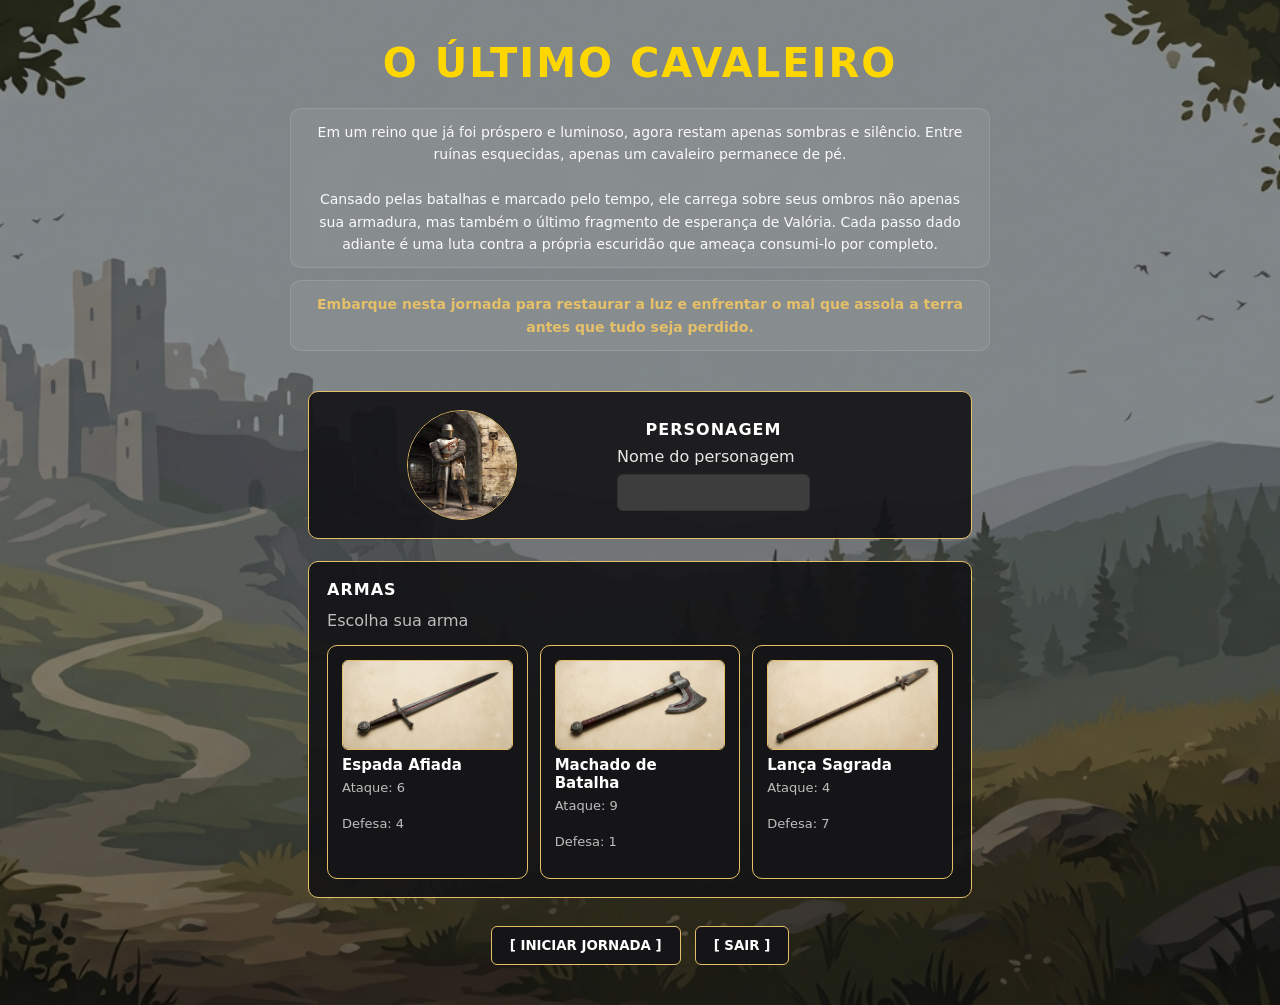
<file: index.html>
<!DOCTYPE html>
<html lang="pt-br">

<head>
    <meta charset="UTF-8">
    <meta name="viewport" content="width=device-width, initial-scale=1.0">
    <title>Homepage - Início</title>
    <link rel="stylesheet" href="./CSS/index.css">
</head>

<body>
    <div id="container">

        <header id="title">
            <h1>O ÚLTIMO CAVALEIRO</h1>

            <p class="p1">
                Em um reino que já foi próspero e luminoso, agora restam apenas sombras e silêncio.
                Entre ruínas esquecidas, apenas um cavaleiro permanece de pé.
                <br>
                <br>
                Cansado pelas batalhas e marcado pelo tempo, ele carrega sobre seus ombros não apenas sua armadura, mas
                também o último fragmento de esperança de Valória. Cada passo dado adiante é uma luta contra a própria
                escuridão que ameaça consumi-lo por completo.
            </p>

            <p class="p2">
                Embarque nesta jornada para restaurar a luz e enfrentar
                o mal que assola a terra antes que tudo seja perdido.
            </p>
        </header>

        <main id="menu">

            <form id="gameForm">

                <!-- PERSONAGEM -->
                <section id="personagem">

                    <div class="title-img">

                        <!-- FOTO -->
                        <img id="cavaleiro-img" src="./img/assents/personagem.jpg" alt="Imagem do cavaleiro">

                        <!-- TEXTO -->
                        <div class="text-area">

                            <h2>PERSONAGEM</h2>

                            <label for="iptNome">Nome do personagem</label>
                            <input type="text" id="iptNome" name="nome">

                        </div>

                    </div>

                </section>

                <!-- ARMAS -->
                <section id="armas">
                    <h2>ARMAS</h2>
                    <p>Escolha sua arma</p>

                    <fieldset class="cards-armas">

                        <label class="cards-arma">
                            <input type="radio" name="arma" value="espada">
                            <img src="./img/assents/espada.png" alt="Espada longa">
                            <h3>Espada Afiada</h3>
                            <p>Ataque: 6</p>
                            <p>Defesa: 4</p>
                        </label>

                        <label class="cards-arma">
                            <input type="radio" name="arma" value="machado">
                            <img src="./img/assents/machado.png" alt="Machado de batalha">
                            <h3>Machado de Batalha</h3>
                            <p>Ataque: 9</p>
                            <p>Defesa: 1</p>
                        </label>

                        <label class="cards-arma">
                            <input type="radio" name="arma" value="lanca">
                            <img src="./img/assents/lanca.png" alt="Lança sagrada">
                            <h3>Lança Sagrada</h3>
                            <p>Ataque: 4</p>
                            <p>Defesa: 7</p>
                        </label>

                    </fieldset>
                </section>

                <!-- BOTÕES -->
                <div class="buttons">
                    <button type="submit" id="btnIniciar">[ INICIAR JORNADA ]</button>
                    <button type="button" id="btnSair">[ SAIR ]</button>
                </div>

            </form>

        </main>
    </div>
</body>
<script src="./JS/index.js"></script>
</html>
</file>
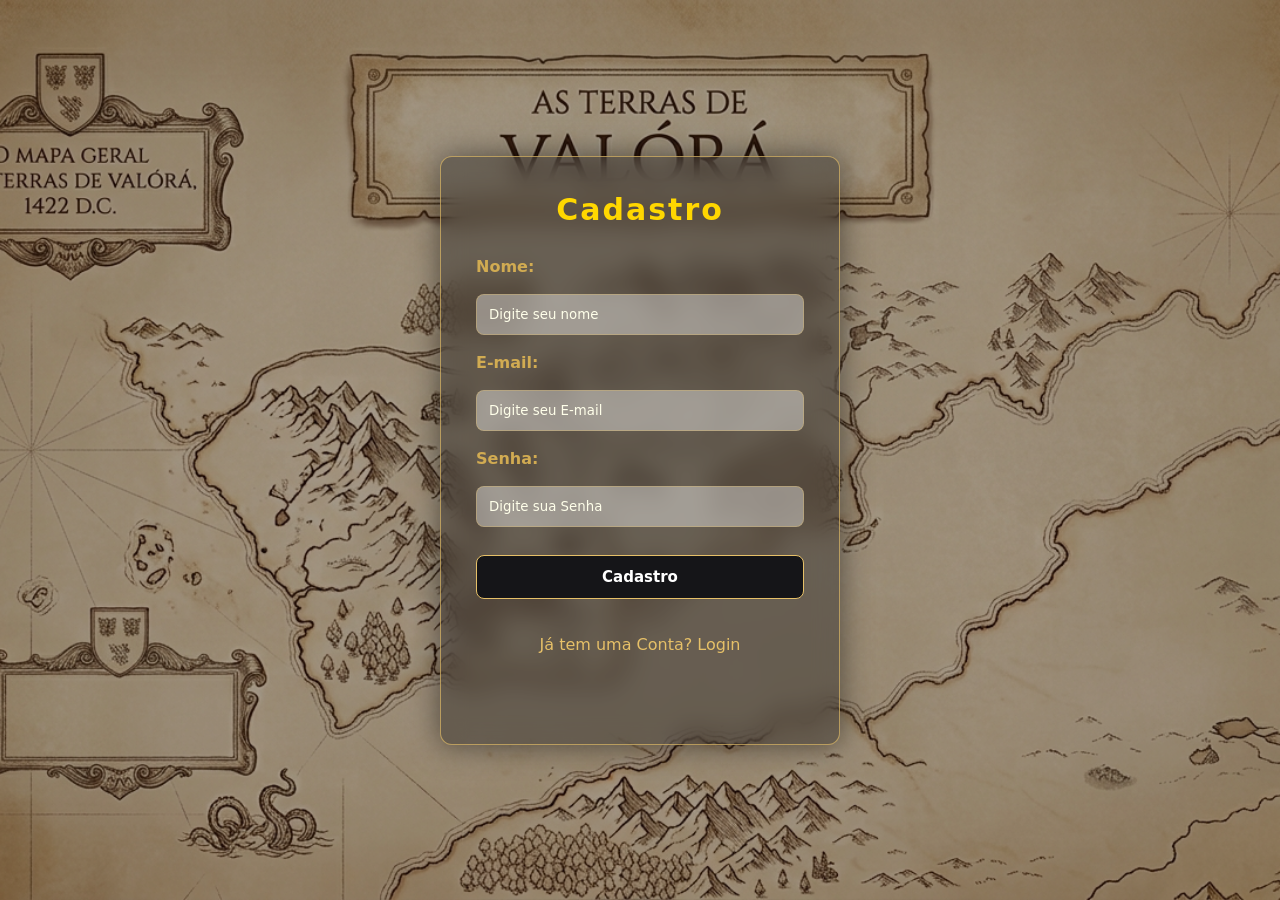
<file: pages/cadastro.html>
<!doctype html>
<html lang="pt-BR">
  <head>
    <meta charset="UTF-8" />

    <meta name="viewport" content="width=device-width, initial-scale=1.0" />

    <link rel="stylesheet" href="../CSS/cadastro.css" />

    <title>Cadastro</title>
  </head>

  <body>
    <div id="container">
      <main>
        <h1>Cadastro</h1>
        <form id="form-cadastro">
          <label for="iptNome">Nome:</label>
          <input
            type="text"
            name="iptnome"
            id="iptNome"
            placeholder="Digite seu nome" />

          <label for="iptEmail">E-mail:</label>
          <input
            type="email"
            name="email"
            id="iptEmail"
            placeholder="Digite seu E-mail" />

          <label for="iptSenha">Senha:</label>
          <input
            type="password"
            name="senha"
            id="iptSenha"
            placeholder="Digite sua Senha" />

          <button type="submit">Cadastro</button>
          <a href="./login.html">Já tem uma Conta? Login </a>

          <p id="msgAlert"></p>
          
        </form>
      </main>
    </div>
  </body>
  <script src="../JS/cadastro.js"></script>
</html>
</file>
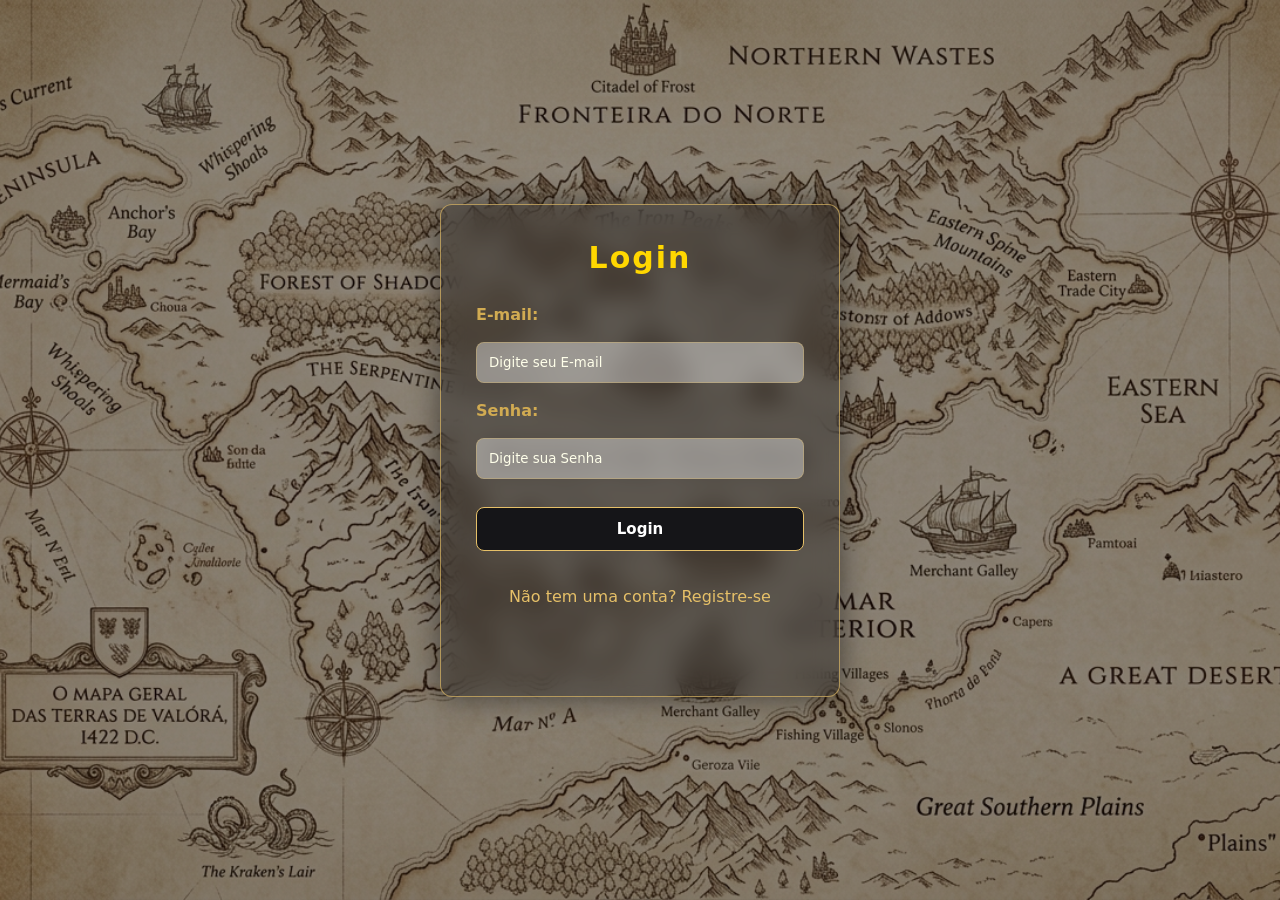
<file: pages/login.html>
<!doctype html>
<html lang="pt-BR">
  <head>
    <meta charset="UTF-8" />
    <meta name="viewport" content="width=device-width, initial-scale=1.0" />
    <link rel="stylesheet" href="../CSS/login.css" />
    <title>Login</title>
  </head>
  <body>

    <div id="container">
      <main>

        <h1>Login</h1>

        <form id="form-login">

          <label for="iptEmail">E-mail:</label>
          <input
            type="email"
            name="email"
            id="iptEmail"
            placeholder="Digite seu E-mail" />

          <label for="iptSenha">Senha:</label>
          <input
            type="password"
            name="senha"
            id="iptSenha"
            placeholder="Digite sua Senha" />

          <button type="submit">Login</button>
          <a href="./cadastro.html">Não tem uma conta? Registre-se</a>

          <p id="msgAlert"></p>


        </form>
      </main>
    </div>
  </body>
  <script src="../JS/login.js"></script>
</html>
</file>
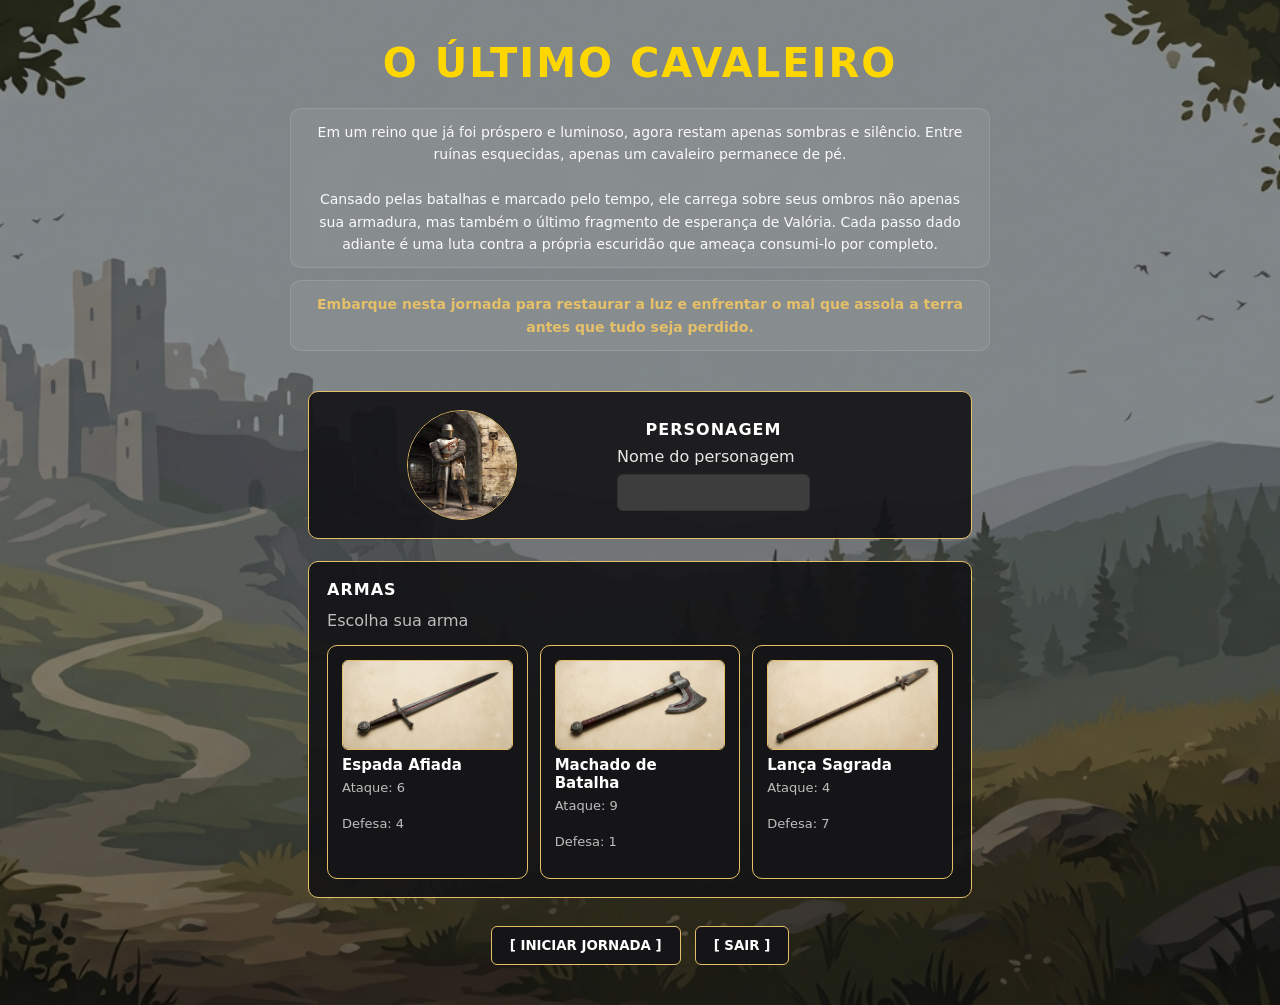
<file: pages/fases/fase1.html>
<!DOCTYPE html>
<html lang="pt-br">

<head>
    <meta charset="UTF-8">
    <meta name="viewport" content="width=device-width, initial-scale=1.0">
    <title>Fase 1 - Floresta Sombria</title>

    <link rel="stylesheet" href="../../CSS/fases.css">
</head>

<body class="fase1">

    <div id="container">

        <!-- CABEÇALHO -->
        <header id="topo">

            <div class="titulo">
                <h1>FASE 1</h1>
                <p>Floresta Sombria</p>
            </div>

            <div id="status-player">

                <div class="status">
                    <span>👤 Personagem</span>
                    <strong id="nomePersonagem">-</strong>
                </div>

                <div class="status">
                    <span>❤️ Vida</span>
                    <strong id="vidaPersonagem">100</strong>
                </div>

            </div>

        </header>

        <!-- HISTÓRIA -->
        <section id="historia">

            <h2>Introdução</h2>

            <p id="textoHistoria">
                Você atravessa a Floresta Sombria em busca da origem da
                escuridão que domina Valória. O silêncio é interrompido
                por estranhos sons vindos entre as árvores...
            </p>

        </section>

        <!-- CAMPO DE BATALHA -->
        <main id="campoBatalha">

            <!-- JOGADOR -->
            <section id="player">

                <img src="../../img/assents/personagem.jpg" alt="Cavaleiro">

                <h2 id="playerNome">Seu Cavaleiro</h2>

            </section>

            <!-- VS -->
            <section id="vs">
                <h1>VS</h1>
            </section>

            <!-- INIMIGO -->
            <section id="enemy">

                <img id="imgEnemy" src="../../img/assents/goblin.jpg" alt="Goblin">

                <h2 id="enemyName">
                    Goblin Explorador
                </h2>

                <p>
                    Vida:
                    <span id="enemyLife">
                        40
                    </span>
                </p>

            </section>

        </main>

        <!-- COMBATE -->
        <section id="combate">

            <button id="btnAtacar">
                ⚔ Atacar
            </button>

        </section>

        <!-- LOG -->
        <section id="log">

            <h2>Registro da Batalha</h2>

            <div id="logMensagens">

                <p>
                    Um Goblin Explorador apareceu diante de você.
                </p>

            </div>

        </section>

    </div>

    <script src="../../JS/game.js"></script>

</body>

</html>
</file>
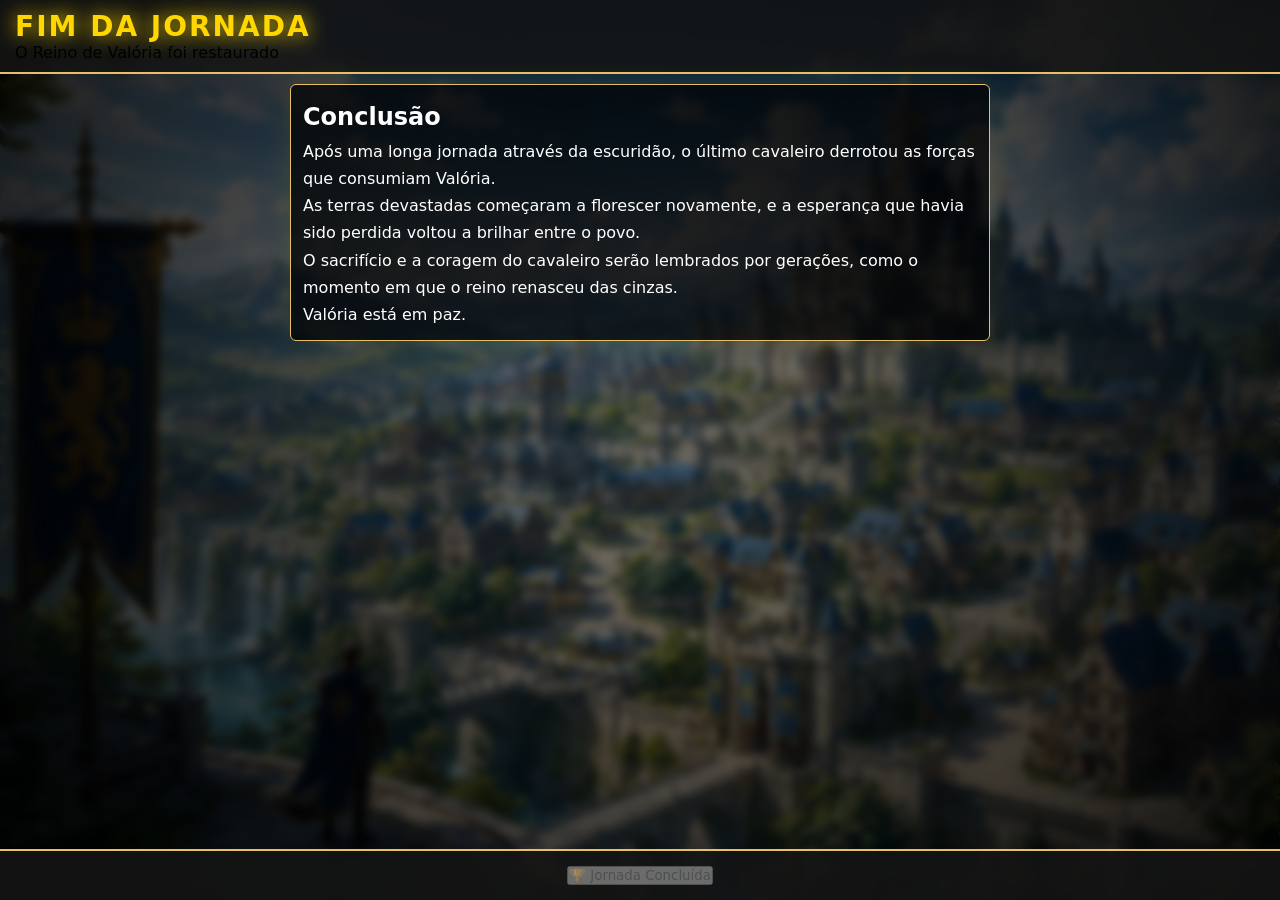
<file: pages/fases/fase4.html>
<!DOCTYPE html>
<html lang="pt-br">

<head>
    <meta charset="UTF-8">
    <meta name="viewport" content="width=device-width, initial-scale=1.0">
    <title>Final - Reino Restaurado</title>

    <link rel="stylesheet" href="../../CSS/fases.css">
</head>

<body class="faseFinal">

<div class="bg"></div>

<div id="container">

    <!-- TÍTULO -->
    <header id="topo">
        <div class="titulo">
            <h1>FIM DA JORNADA</h1>
            <p>O Reino de Valória foi restaurado</p>
        </div>
    </header>

    <!-- HISTÓRIA FINAL -->
    <section id="historia">
        <h2>Conclusão</h2>

        <p>
            Após uma longa jornada através da escuridão, o último cavaleiro derrotou as forças que consumiam Valória.
        </p>

        <p>
            As terras devastadas começaram a florescer novamente, e a esperança que havia sido perdida voltou a brilhar entre o povo.
        </p>

        <p>
            O sacrifício e a coragem do cavaleiro serão lembrados por gerações, como o momento em que o reino renasceu das cinzas.
        </p>

        <p>
            Valória está em paz.
        </p>
    </section>

    <!-- IMAGEM / CENA FINAL -->
    <main id="campoBatalha">

        <section id="enemy">

        </section>

    </main>

    <!-- MENSAGEM FINAL -->
    <section id="combate">
        <button disabled>🏆 Jornada Concluída</button>
    </section>

</div>

</body>
</html>
</file>
<file: CSS/index.css>
/* RESET */
* {
    margin: 0;
    padding: 0;
    box-sizing: border-box;
    font-family: system-ui, Arial, sans-serif;
}

/* FUNDO */
body {
    background: url("../img/cenarios/background-index.png") no-repeat center center/cover;
    min-height: 100vh;
    color: #e6e6e6;
}

/* OVERLAY */
#container {
    min-height: 100vh;
    padding: 40px;
    background: rgba(10, 10, 12, 0.342);
    display: flex;
    flex-direction: column;
    align-items: center;
}

/* HEADER */
#title {
    text-align: center;
    max-width: 850px;
    margin-bottom: 40px;

    display: flex;
    flex-direction: column;
    gap: 12px;
    align-items: center;
}

/* TÍTULO */
#title h1 {
    font-size: 40px;
    letter-spacing: 2px;
    color: #FFD700;
    font-weight: 700;
    margin-bottom: 10px;
}

/* BASE DOS BLOCOS (GLASS EFFECT) */
#title .p1,
#title .p2 {
    max-width: 700px;
    padding: 12px 16px;
    border-radius: 10px;

    background: rgba(255, 255, 255, 0.06);
    border: 1px solid rgba(255, 255, 255, 0.12);

    backdrop-filter: blur(10px);
    -webkit-backdrop-filter: blur(10px);

    line-height: 1.6;
    font-size: 14px;
}

/* P1 (mais fraco) */
.p1 {
    color: #fafafa;
}

/* P2 (destaque dourado suave) */
.p2 {
    color: #E6C068;
    font-weight: 600;
}

/* FORM */
#gameForm {
    width: 100%;
    max-width: 900px;
    display: flex;
    flex-direction: column;
    gap: 22px;
}

/* PAINÉIS */
#personagem,
#armas {
    background: rgba(18, 18, 20, 0.9);
    border: 1px solid #E6C068;
    border-radius: 10px;
    padding: 18px;
}

.title-img {
    display: flex;
    align-items: center;
    gap: 20px;
}

/* FOTO */
#cavaleiro-img {
    width: 110px;
    height: 110px;
    border-radius: 50%;
    border: 1px solid #E6C068;
    background: #1a1a1a;
    flex-shrink: 0;
    margin-left: 80px;
    margin-right: 80px;
}

/* TEXTO */
.text-area {
    display: flex;
    flex-direction: column;
    gap: 8px;
}

.text-area h2 {
    font-size: 16px;
    letter-spacing: 1px;
    color: #ffffff;
    text-align: center;
}

/* INPUT */
#personagem input {
    width: 100%;
    padding: 10px;
    border-radius: 6px;
    border: 1px solid #333;
    background: #3d3d3d;
    color: #fff;
    outline: none;
}

#personagem input:focus {
    border-color: #666;
}

/* ARMAS */
#armas h2 {
    font-size: 16px;
    letter-spacing: 1px;
    margin-bottom: 12px;
    color: #ffffff;
}

#armas p {
    margin-bottom: 15px;
    color: #bdbdbd;
}

/* FIELDSET */
.cards-armas {
    border: none;
    display: flex;
    gap: 12px;
    flex-wrap: wrap;
}

/* CARD */
.cards-arma {
    flex: 1;
    min-width: 200px;
    background: #151518;
    border: 1px solid #E6C068;
    border-radius: 10px;
    padding: 14px;
    cursor: pointer;
    transition: 0.2s ease;
    display: flex;
    flex-direction: column;
    gap: 6px;
}

.cards-arma:hover {
    border-color: #555;
    transform: translateY(-2px);
}

/* RADIO OCULTO */
.cards-arma input {
    display: none;
}

/* IMAGEM ARMA */
.cards-arma img {
    width: 100%;
    height: 90px;
    background: #0f0f10;
    border-radius: 6px;
    border: 1px solid #E6C068;
}

/* TEXTO */
.cards-arma h3 {
    font-size: 15px;
    color: #fff;
}

.cards-arma p {
    font-size: 13px;
    color: #bdbdbd;
}

/* SELEÇÃO */
.cards-arma:has(input:checked) {
    border-color: #ffffff;
    background: #1b1b1f;
}

/* BOTÕES */
.buttons {
    display: flex;
    justify-content: center;
    gap: 14px;
    margin-top: 6px;
}

button {
    padding: 11px 18px;
    border-radius: 6px;
    border: 1px solid #E6C068;
    background: #151518;
    color: #fff;
    cursor: pointer;
    transition: 0.2s;
    font-weight: 600;
}

button:hover {
    border-color: #555;
}

/* RESPONSIVO */
@media (max-width: 768px) {

    .title-img {
        flex-direction: column;
        text-align: center;
    }

    #personagem input {
        width: 100%;
    }

    .cards-arma {
        min-width: 100%;
    }

    .buttons {
        flex-direction: column;
        align-items: center;
    }
}
</file>
<file: CSS/cadastro.css>
/* RESET */
* {
    margin: 0;
    padding: 0;
    box-sizing: border-box;
    font-family: system-ui, Arial, sans-serif;
}

/* BACKGROUND GLOBAL */
html, body {
    height: 100%;
    margin: 0;

    background: url("../img/cenarios/background-cadastro.png") no-repeat center center/cover;
    color: #e6e6e6;
}

/* BACKGROUND */
body {
}

/* OVERLAY */
#container {
    width: 100%;
    min-height: 100vh;

    display: flex;
    justify-content: center;
    align-items: center;

    padding: 30px;

    background: rgba(10, 10, 12, 0.35);
}

/* CARD */
main {
    width: 400px;
    padding: 35px;

    background: rgba(20, 20, 22, 0.377);
    border: 1px solid rgba(230, 192, 104, 0.651);
    border-radius: 12px;

    backdrop-filter: blur(12px);
    -webkit-backdrop-filter: blur(12px);

    box-shadow: 0 0 30px rgba(0, 0, 0, .5);
}

/* TÍTULO */
h1 {
    text-align: center;
    margin-bottom: 30px;

    color: #FFD700;
    letter-spacing: 2px;
    font-size: 30px;
}

/* FORM */
#form-cadastro {
    display: flex;
    flex-direction: column;
    gap: 18px;
}

/* LABEL */
label {
    color: #d1ab52;
    font-weight: 600;
}

/* INPUT */
input {
    padding: 12px;

    background: rgba(255, 255, 255, 0.39);
    color: #ffffff;

    border: 1px solid rgba(230, 192, 104, .35);
    border-radius: 8px;

    outline: none;

    transition: .25s;
}

input::placeholder {
    color: #ffffea;
}

input:focus {
    border-color: #FFD700;
    box-shadow: 0 0 10px rgba(230, 192, 104, .35);
}

/* BOTÃO */
button {
    margin-top: 10px;

    padding: 12px;

    background: #151518;
    color: #fff;

    border: 1px solid #E6C068;
    border-radius: 8px;

    font-size: 15px;
    font-weight: 600;

    cursor: pointer;
    transition: .25s;
}

button:hover {
    background: #1c1c20;
    border-color: #FFD700;
    transform: translateY(-2px);
}

/* LINK */
a {
    display: block;

    margin-top: 18px;
    text-align: center;

    color: #E6C068;
    text-decoration: none;

    transition: .25s;
}

a:hover {
    color: #FFD700;
}

/* ALERTA */
#msgAlert {
    min-height: 22px;

    margin-top: 15px;
    padding: 10px;

    border-radius: 8px;

    text-align: center;
    font-size: 14px;
    font-weight: bold;
}

/* RESPONSIVO */
@media (max-width: 500px) {

    #container {
        padding: 20px;
    }

    main {
        width: 100%;
        padding: 25px;
    }

    h1 {
        font-size: 26px;
    }
}
</file>
<file: CSS/login.css>
/* RESET */
* {
    margin: 0;
    padding: 0;
    box-sizing: border-box;
    font-family: system-ui, Arial, sans-serif;
}

/* BACKGROUND GLOBAL */
html, body {
    height: 100%;
    margin: 0;

    background: url("../img/cenarios/background-login.png") no-repeat center center/cover;
    color: #e6e6e6;
}

/* OVERLAY */
#container {
    width: 100%;
    min-height: 100vh;

    display: flex;
    justify-content: center;
    align-items: center;

    padding: 30px;

    background: rgba(10, 10, 12, 0.45);
}

/* CARD LOGIN */
main {
    width: 400px;
    padding: 35px;

    background: rgba(20, 20, 22, 0.377);
    border: 1px solid rgba(230, 192, 104, 0.651);
    border-radius: 12px;

    backdrop-filter: blur(12px);
    -webkit-backdrop-filter: blur(12px);

    box-shadow: 0 0 30px rgba(0, 0, 0, .5);
}

/* TÍTULO */
h1 {
    text-align: center;
    margin-bottom: 30px;

    color: #FFD700;
    letter-spacing: 2px;
    font-size: 30px;
}

/* FORM */
#form-login {
    display: flex;
    flex-direction: column;
    gap: 18px;
}

/* LABEL */
label {
    color: #d1ab52;
    font-weight: 600;
}

/* INPUT */
input {
    padding: 12px;

    background: rgba(255, 255, 255, 0.39);
    color: #ffffff;

    border: 1px solid rgba(230,192,104,.35);
    border-radius: 8px;

    outline: none;

    transition: .25s;
}

input::placeholder {
    color: #ffffea;
}

input:focus {
    border-color: #FFD700;
    box-shadow: 0 0 10px rgba(230,192,104,.35);
}

/* BOTÃO */
button {
    margin-top: 10px;

    padding: 12px;

    background: #151518;
    color: #fff;

    border: 1px solid #E6C068;
    border-radius: 8px;

    font-size: 15px;
    font-weight: 600;

    cursor: pointer;
    transition: .25s;
}

button:hover {
    background: #1c1c20;
    border-color: #FFD700;
    transform: translateY(-2px);
}

/* LINK */
a {
    display: block;

    margin-top: 18px;
    text-align: center;

    color: #E6C068;
    text-decoration: none;

    transition: .25s;
}

a:hover {
    color: #FFD700;
}

/* ALERTA */
#msgAlert {
    min-height: 22px;

    margin-top: 15px;
    padding: 10px;

    border-radius: 8px;

    text-align: center;
    font-size: 14px;
    font-weight: bold;

    transition: .25s;
}

/* RESPONSIVO */
@media (max-width: 500px) {

    #container {
        padding: 20px;
    }

    main {
        width: 100%;
        padding: 25px;
    }

    h1 {
        font-size: 26px;
    }
}
</file>
<file: CSS/fases.css>
/* =========================
   DESIGN TOKENS
========================= */
:root {
    --gold: #FFD700;
    --gold-soft: #E6C068;
    --red: #ff4d4d;
    --red-dark: #B22222;
    --purple: #7a5cff;
}

/* =========================
   RESET
========================= */
* {
    margin: 0;
    padding: 0;
    box-sizing: border-box;
    font-family: system-ui, Arial, sans-serif;
}

/* =========================
   LAYOUT BASE
========================= */
body {
    min-height: 100vh;
    display: flex;
    justify-content: center;
    align-items: center;
    background-size: cover;
    background-position: center;
}

/* =========================
   CONTAINER
========================= */
#container {
    width: 100%;
    height: 100vh;

    display: flex;
    flex-direction: column;

    background: rgba(0,0,0,0.55);
}

/* =========================
   HUD
========================= */
#topo {
    display: flex;
    justify-content: space-between;
    align-items: center;

    padding: 10px 15px;
    background: rgba(20, 20, 20, 0.85);

    border-bottom: 2px solid var(--gold-soft);
}

#topo h1 {
    color: var(--gold);
    font-size: 20px;
    letter-spacing: 2px;
}

/* =========================
   STATUS PLAYER
========================= */
#status-player {
    display: flex;
    gap: 12px;
}

.status {
    padding: 8px 12px;
    border-radius: 8px;

    background: rgba(0,0,0,0.75);
    border: 1px solid rgba(255,255,255,0.15);

    font-size: 12px;
    min-width: 80px;
    text-align: center;

    color: #fff;
}

.status strong {
    display: block;
    font-size: 13px;
}

#vida strong { color: var(--red); }

/* =========================
   HISTÓRIA
========================= */
#historia {
    margin: 10px auto;
    width: 90%;
    max-width: 700px;

    padding: 12px;

    background: rgba(0, 0, 0, 0.7);
    border: 1px solid var(--gold-soft);
    border-radius: 6px;

    color: #fff;
    font-size: 14px;
    line-height: 1.4;
}

/* =========================
   ARENA
========================= */
#campoBatalha {
    flex: 1;

    display: flex;
    justify-content: space-between;
    align-items: center;

    padding: 20px 40px;
}

#player,
#enemy {
    width: 35%;
    text-align: center;
    color: #fff;
}

#player img,
#enemy img {
    width: 140px;
    height: 140px;
    border-radius: 10px;
    image-rendering: pixelated;
}

#vs {
    font-size: 40px;
    font-weight: bold;
    color: var(--gold);
}

/* =========================
   BOTÃO
========================= */
#combate {
    display: flex;
    justify-content: center;
    padding: 15px;
    background: rgba(20, 20, 20, 0.9);
    border-top: 2px solid var(--gold-soft);
}

#btnAtacar {
    padding: 12px 40px;

    background: #1c1c1c;
    color: #fff;

    border: 2px solid var(--gold-soft);
    border-radius: 6px;

    cursor: pointer;
    font-weight: bold;
    transition: 0.2s;
}

#btnAtacar:hover {
    background: #2a2a2a;
    transform: translateY(-2px);
}

/* =========================
   LOG
========================= */
#log {
    position: absolute;
    bottom: 80px;
    left: 20px;

    width: 300px;

    background: rgba(0, 0, 0, 0.75);
    border: 1px solid var(--gold-soft);
    border-radius: 6px;

    padding: 10px;

    font-size: 13px;
    color: #fff;
}

#logMensagens p {
    margin-bottom: 5px;
}

/* =========================
   BACKGROUNDS
========================= */
body.fase1 {
    background: url("../img/cenarios/background-floresta-sombria.png") no-repeat center center/cover;
}

body.fase2 {
    background: url("../img/cenarios/background-cidade-ruinas.png") no-repeat center center/cover;
}

body.fase3 {
    background: url("../img/cenarios/background-castelo-ruinas.png") no-repeat center center/cover;
}

body.faseFinal {
    background: url("../img/cenarios/background-reino-valora.png") no-repeat center center/cover;
}

/* =========================
   FASE FINAL (DIFERENCIAL)
========================= */
body.faseFinal {
    overflow: hidden;
}

body.faseFinal::before {
    content: "";
    position: fixed;
    inset: 0;
    background: radial-gradient(circle, rgba(0,0,0,0.2), rgba(0,0,0,0.85));
    z-index: 0;
}

body.faseFinal #container {
    background: rgba(0,0,0,0.35);
    backdrop-filter: blur(4px);
}

body.faseFinal #topo h1 {
    font-size: 28px;
    text-shadow: 0 0 20px var(--gold);
}

body.faseFinal #historia {
    font-size: 16px;
    line-height: 1.7;
    animation: fadeInFinal 2s ease-in-out;
    box-shadow: 0 0 30px rgba(255,215,0,0.1);
}

body.faseFinal #vs {
    font-size: 60px;
    text-shadow: 0 0 25px var(--gold);
}

body.faseFinal #btnAtacar {
    border: 2px solid var(--gold);
    color: var(--gold);
}

body.faseFinal #btnAtacar:hover {
    background: rgba(255,215,0,0.15);
    transform: scale(1.05);
}

/* =========================
   ANIMAÇÃO FINAL
========================= */
@keyframes fadeInFinal {
    from {
        opacity: 0;
        transform: translateY(20px);
    }
    to {
        opacity: 1;
        transform: translateY(0);
    }
}

/* =========================
   RESPONSIVO
========================= */
@media (max-width: 768px) {
    #campoBatalha {
        flex-direction: column;
        gap: 20px;
    }

    #player,
    #enemy {
        width: 100%;
    }

    #log {
        position: static;
        width: 100%;
        margin-top: 10px;
    }
}
</file>
